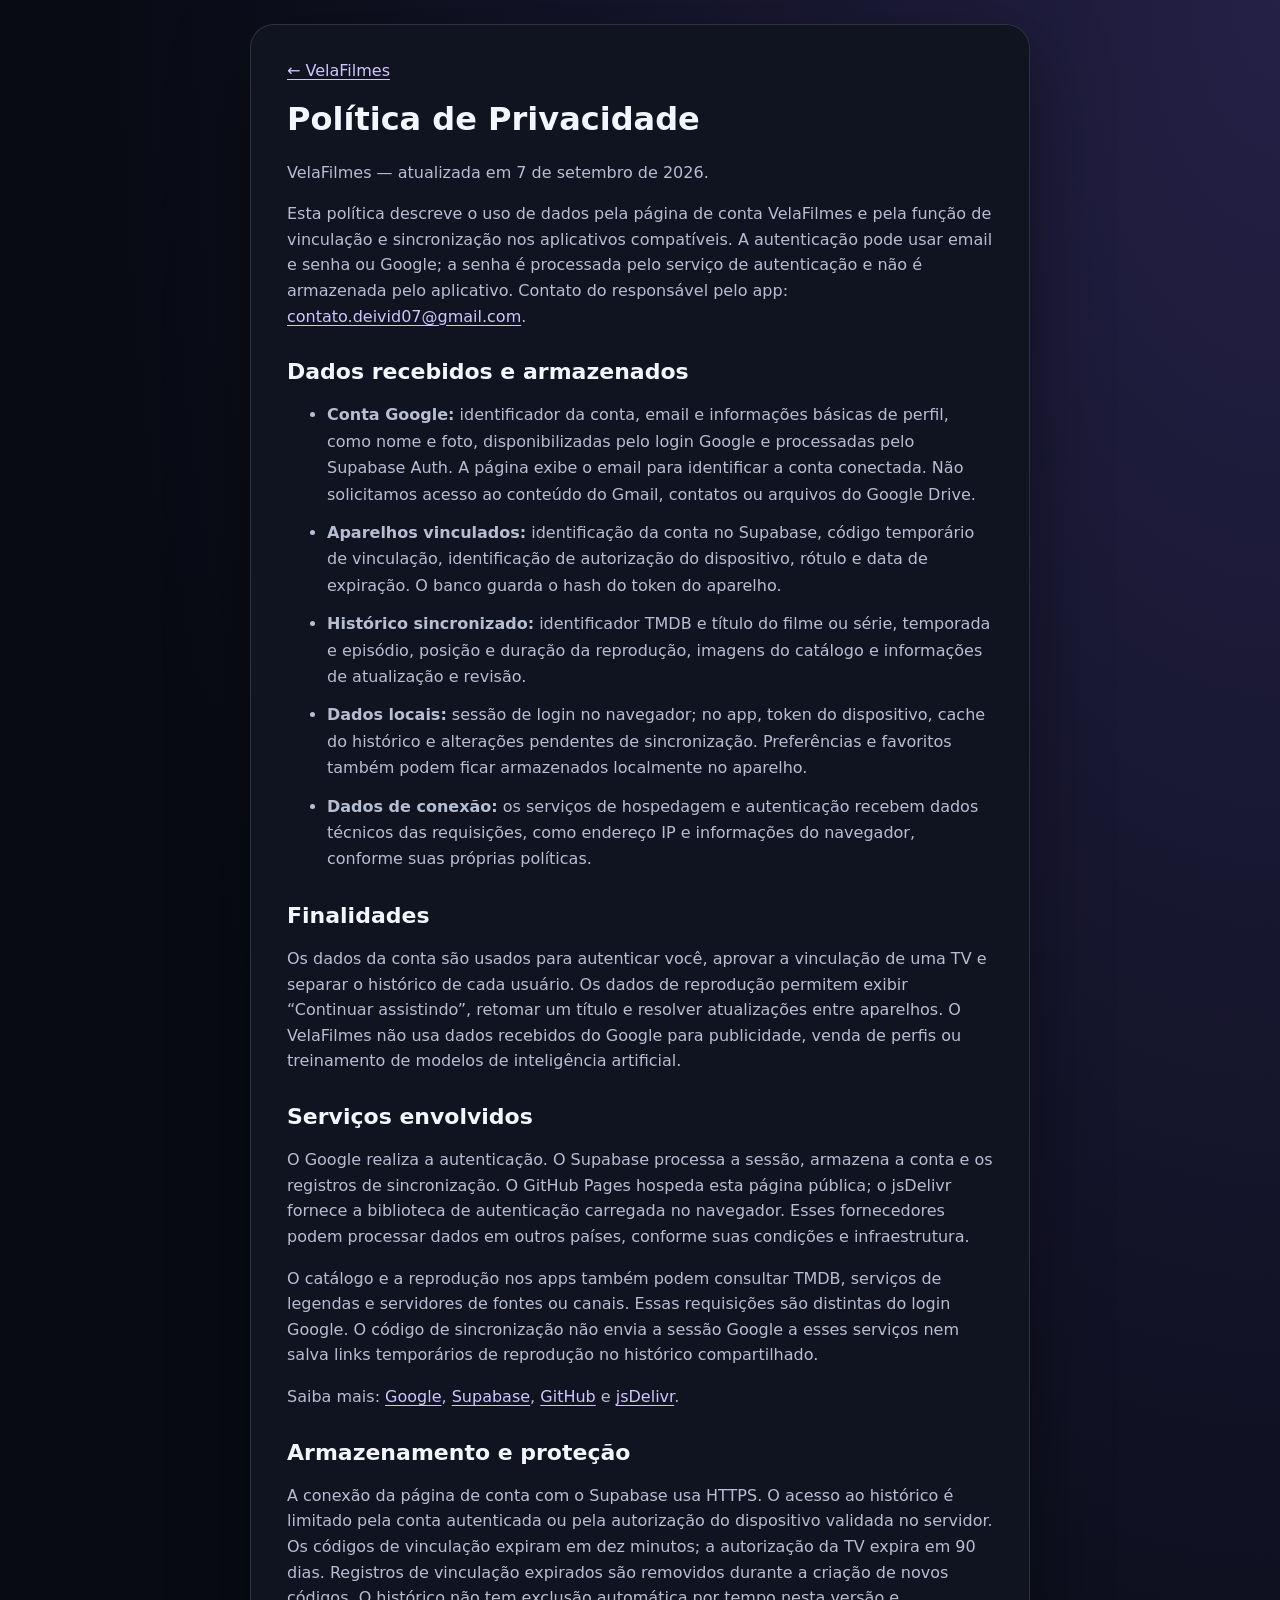
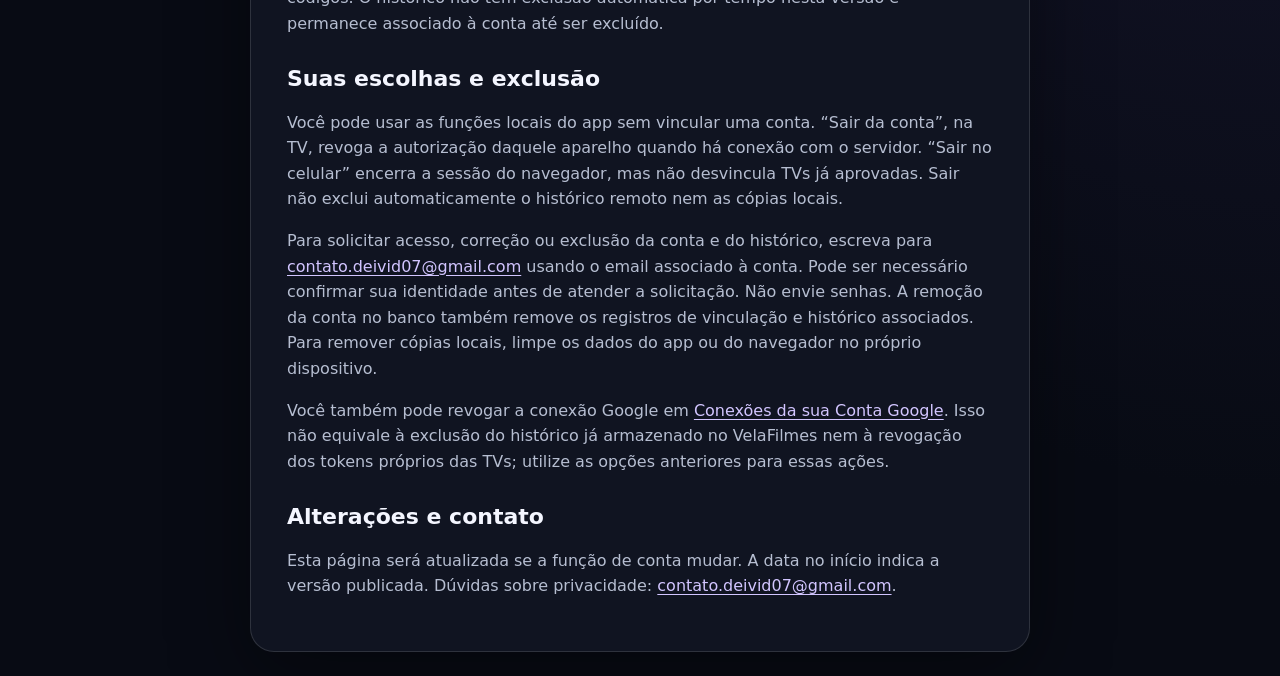
<file: privacy.html>
<!doctype html>
<html lang="pt-BR"><head>
<meta charset="utf-8"><meta name="viewport" content="width=device-width,initial-scale=1">
<meta name="referrer" content="no-referrer"><title>Política de Privacidade · VelaFilmes</title>
<link rel="stylesheet" href="style.css">
</head><body><main class="policy">
<a href="./">← VelaFilmes</a>
<h1>Política de Privacidade</h1>
<p>VelaFilmes — atualizada em 7 de setembro de 2026.</p>
<p>Esta política descreve o uso de dados pela página de conta VelaFilmes e pela função de vinculação e sincronização nos aplicativos compatíveis. A autenticação pode usar email e senha ou Google; a senha é processada pelo serviço de autenticação e não é armazenada pelo aplicativo. Contato do responsável pelo app: <a href="mailto:contato.deivid07@gmail.com">contato.deivid07@gmail.com</a>.</p>
<h2>Dados recebidos e armazenados</h2>
<ul>
<li><strong>Conta Google:</strong> identificador da conta, email e informações básicas de perfil, como nome e foto, disponibilizadas pelo login Google e processadas pelo Supabase Auth. A página exibe o email para identificar a conta conectada. Não solicitamos acesso ao conteúdo do Gmail, contatos ou arquivos do Google Drive.</li>
<li><strong>Aparelhos vinculados:</strong> identificação da conta no Supabase, código temporário de vinculação, identificação de autorização do dispositivo, rótulo e data de expiração. O banco guarda o hash do token do aparelho.</li>
<li><strong>Histórico sincronizado:</strong> identificador TMDB e título do filme ou série, temporada e episódio, posição e duração da reprodução, imagens do catálogo e informações de atualização e revisão.</li>
<li><strong>Dados locais:</strong> sessão de login no navegador; no app, token do dispositivo, cache do histórico e alterações pendentes de sincronização. Preferências e favoritos também podem ficar armazenados localmente no aparelho.</li>
<li><strong>Dados de conexão:</strong> os serviços de hospedagem e autenticação recebem dados técnicos das requisições, como endereço IP e informações do navegador, conforme suas próprias políticas.</li>
</ul>
<h2>Finalidades</h2>
<p>Os dados da conta são usados para autenticar você, aprovar a vinculação de uma TV e separar o histórico de cada usuário. Os dados de reprodução permitem exibir “Continuar assistindo”, retomar um título e resolver atualizações entre aparelhos. O VelaFilmes não usa dados recebidos do Google para publicidade, venda de perfis ou treinamento de modelos de inteligência artificial.</p>
<h2>Serviços envolvidos</h2>
<p>O Google realiza a autenticação. O Supabase processa a sessão, armazena a conta e os registros de sincronização. O GitHub Pages hospeda esta página pública; o jsDelivr fornece a biblioteca de autenticação carregada no navegador. Esses fornecedores podem processar dados em outros países, conforme suas condições e infraestrutura.</p>
<p>O catálogo e a reprodução nos apps também podem consultar TMDB, serviços de legendas e servidores de fontes ou canais. Essas requisições são distintas do login Google. O código de sincronização não envia a sessão Google a esses serviços nem salva links temporários de reprodução no histórico compartilhado.</p>
<p>Saiba mais: <a href="https://policies.google.com/privacy">Google</a>, <a href="https://supabase.com/privacy">Supabase</a>, <a href="https://docs.github.com/en/site-policy/privacy-policies/github-general-privacy-statement">GitHub</a> e <a href="https://www.jsdelivr.com/terms/privacy-policy">jsDelivr</a>.</p>
<h2>Armazenamento e proteção</h2>
<p>A conexão da página de conta com o Supabase usa HTTPS. O acesso ao histórico é limitado pela conta autenticada ou pela autorização do dispositivo validada no servidor. Os códigos de vinculação expiram em dez minutos; a autorização da TV expira em 90 dias. Registros de vinculação expirados são removidos durante a criação de novos códigos. O histórico não tem exclusão automática por tempo nesta versão e permanece associado à conta até ser excluído.</p>
<h2>Suas escolhas e exclusão</h2>
<p>Você pode usar as funções locais do app sem vincular uma conta. “Sair da conta”, na TV, revoga a autorização daquele aparelho quando há conexão com o servidor. “Sair no celular” encerra a sessão do navegador, mas não desvincula TVs já aprovadas. Sair não exclui automaticamente o histórico remoto nem as cópias locais.</p>
<p>Para solicitar acesso, correção ou exclusão da conta e do histórico, escreva para <a href="mailto:contato.deivid07@gmail.com">contato.deivid07@gmail.com</a> usando o email associado à conta. Pode ser necessário confirmar sua identidade antes de atender a solicitação. Não envie senhas. A remoção da conta no banco também remove os registros de vinculação e histórico associados. Para remover cópias locais, limpe os dados do app ou do navegador no próprio dispositivo.</p>
<p>Você também pode revogar a conexão Google em <a href="https://myaccount.google.com/connections">Conexões da sua Conta Google</a>. Isso não equivale à exclusão do histórico já armazenado no VelaFilmes nem à revogação dos tokens próprios das TVs; utilize as opções anteriores para essas ações.</p>
<h2>Alterações e contato</h2>
<p>Esta página será atualizada se a função de conta mudar. A data no início indica a versão publicada. Dúvidas sobre privacidade: <a href="mailto:contato.deivid07@gmail.com">contato.deivid07@gmail.com</a>.</p>
</main></body></html>
</file>
<file: style.css>
:root{color-scheme:dark;font-family:system-ui,sans-serif;background:#080b14;color:#f4f6ff}*{box-sizing:border-box}body{margin:0;min-height:100vh;display:grid;place-items:center;padding:24px;background:radial-gradient(ellipse at top right,#242046,transparent 65%)}main{width:min(100%,480px);padding:36px;border:1px solid #ffffff20;background:#101421;border-radius:24px;box-shadow:0 24px 80px #0006}.brand{letter-spacing:.35em;color:#b7a4ff;font-weight:800;font-size:22px}h1{font-size:32px;line-height:1.15}p{color:#b6bed1;line-height:1.6}button,input{width:100%;padding:16px;border-radius:12px;font:inherit;margin-top:16px}button{border:0;background:#c4b5fd;color:#160f2a;font-weight:700;cursor:pointer}button:disabled{opacity:.5}button:focus-visible,input:focus-visible{outline:3px solid white;outline-offset:3px}input{background:#080b14;color:white;border:1px solid #727b94;letter-spacing:.15em;text-transform:uppercase}#logout{background:#252d40;color:#fff}#status{color:#eee6ff;overflow-wrap:anywhere}[hidden]{display:none!important}
:root a{color:#d2c5ff;text-underline-offset:3px}nav{line-height:1.8;margin:20px 0}.brand{letter-spacing:.06em}.policy{width:min(100%,780px)}.policy h2{margin-top:30px;font-size:22px}.policy li{color:#b6bed1;line-height:1.65;margin-bottom:12px}.policy a{overflow-wrap:anywhere}
.auth-options{margin-top:28px}.auth-options h2{font-size:20px}.auth-options label{display:block;margin-top:14px;color:#b6bed1}.auth-options input{margin-top:6px}.secondary{background:#252d40;color:#fff}.link-button{border:0;background:transparent;color:#d2c5ff;padding:8px;margin-top:8px}.separator{display:flex;align-items:center;gap:12px;margin:18px 0;color:#778097}.separator:before,.separator:after{content:'';height:1px;background:#ffffff20;flex:1}.separator span{font-size:14px}.auth-options button:focus-visible{outline:3px solid white;outline-offset:3px}
.auth-tabs{display:flex;gap:8px;margin:12px 0 8px}.auth-tabs .tab{margin:0;padding:10px;background:transparent;border:1px solid #ffffff24;color:#b6bed1}.auth-tabs .tab.active{background:#c4b5fd;color:#160f2a;border-color:transparent}.field-help{font-size:13px;margin:8px 0;color:#aeb8d0}
</file>
